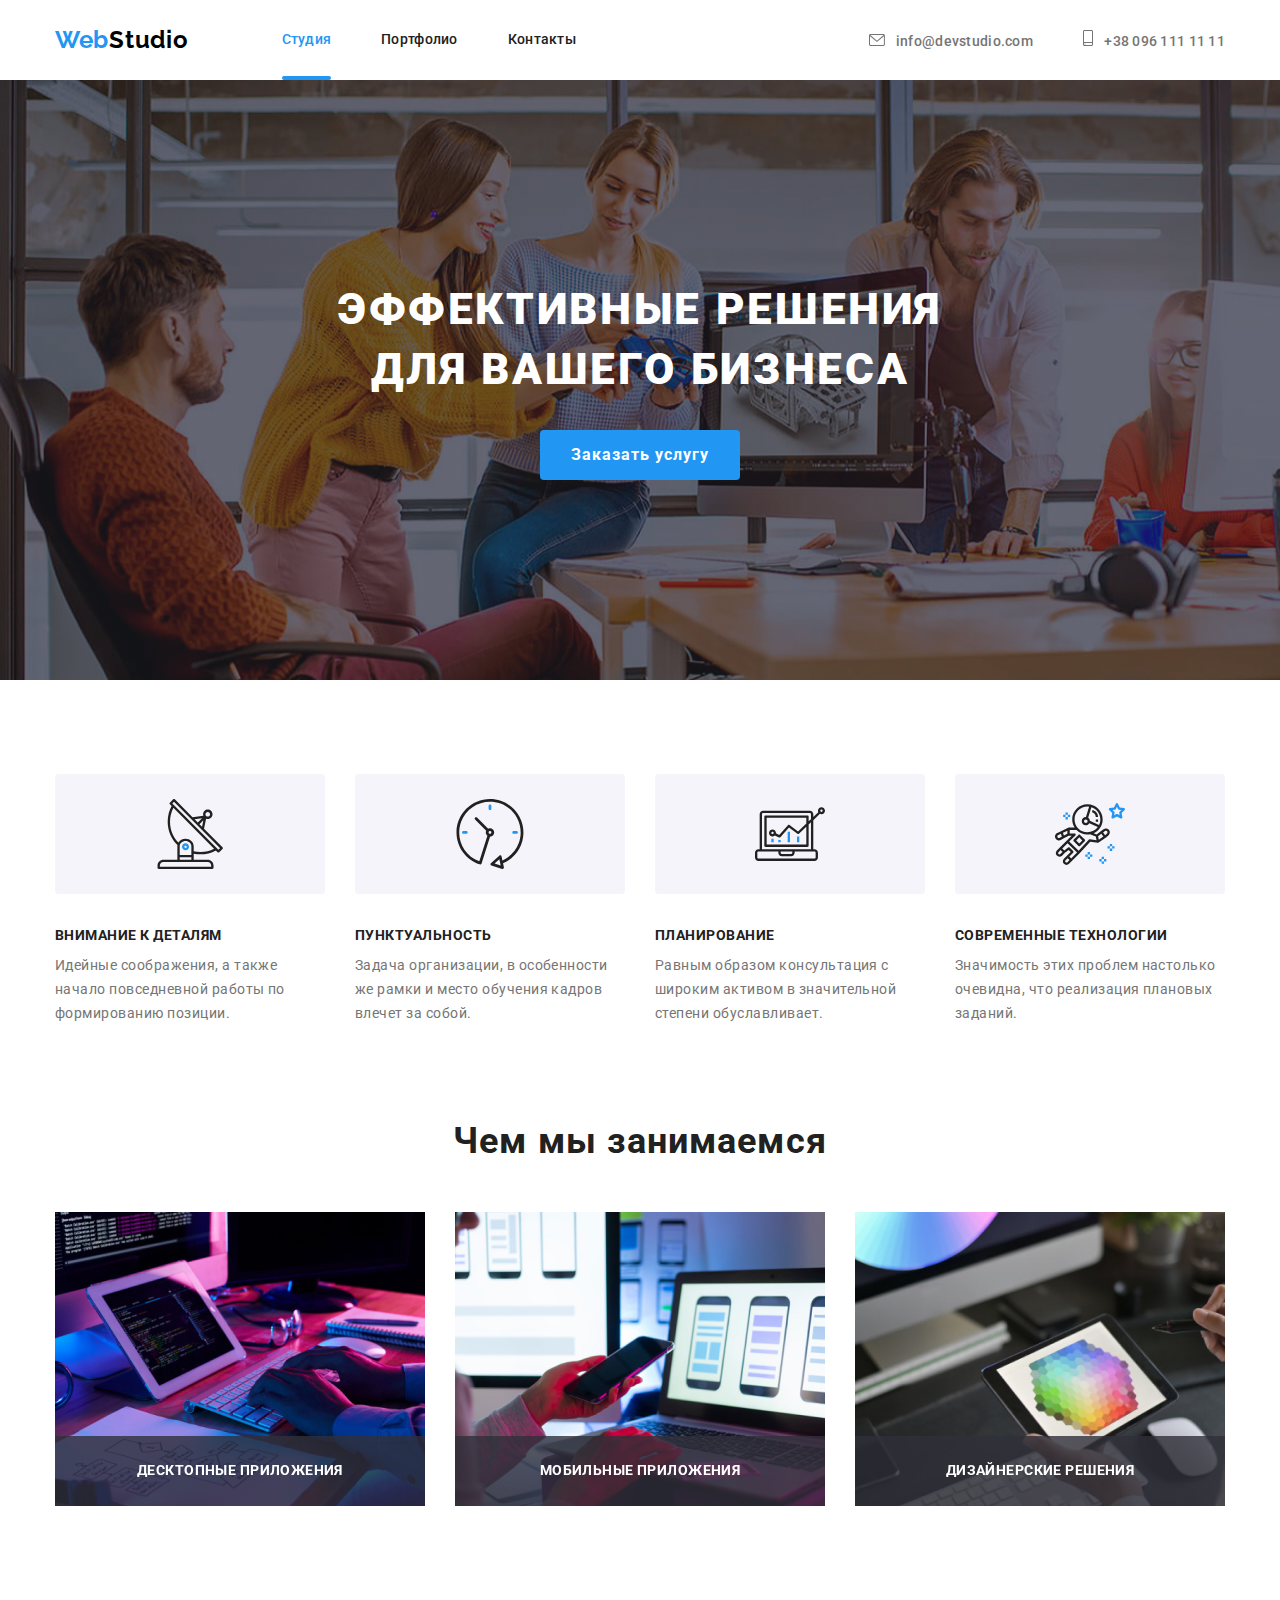
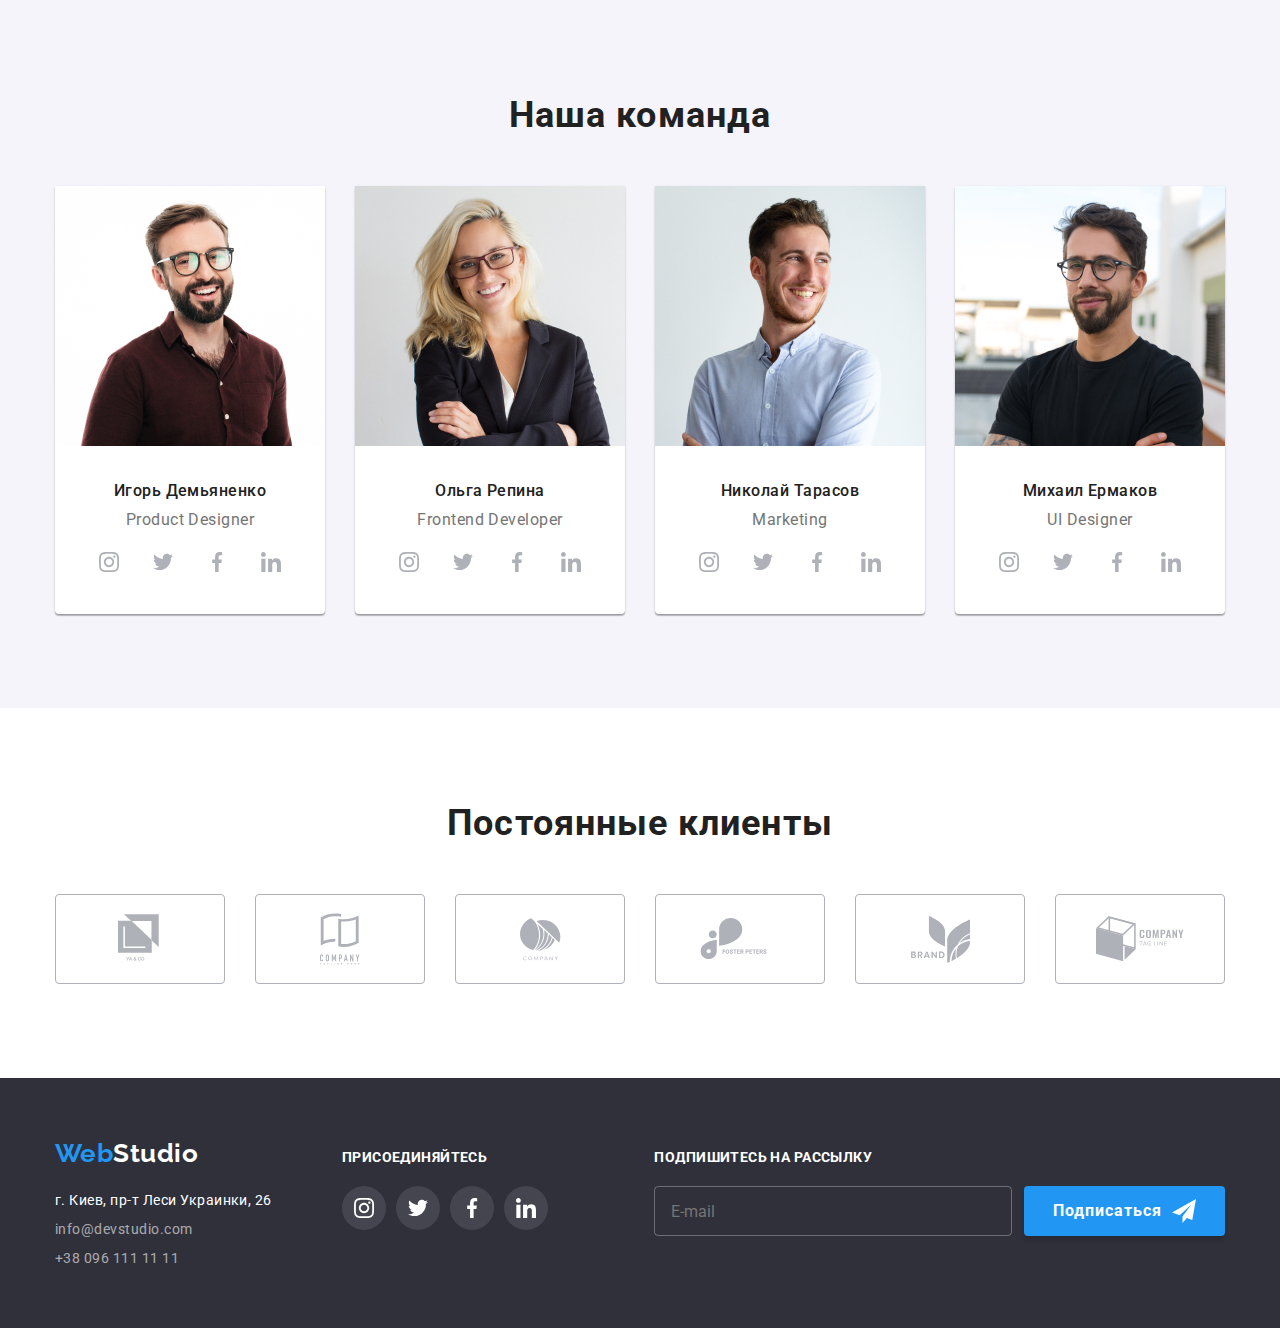
<file: index.html>
<!DOCTYPE html>
<html lang="ru">
  <head>
    <meta charset="UTF-8" />
    <meta name="viewport" content="width=device-width, initial-scale=1.0" />
    <title>Главная</title>
    
    <link rel="preconnect" href="https://fonts.gstatic.com" />
    <link
      href="https://fonts.googleapis.com/css2?family=Raleway:wght@700&family=Roboto:wght@400;500;700;900&display=swap"
      rel="stylesheet"
    />
    <link rel="stylesheet" href="./css/main.min.css" />
  </head>
  <body>
    <!-- шапка с навигацией -->

    <header class="header">
      <div class="container header-container">
        <nav class="navigation">
          <a href="./index.html" class="navigation-logo"
            >Web<span class="navigation-text">Studio</span></a
          >
          <ul class="navigation-list">
            <li class="navigation-item">
              <a href="./index.html" class="header-link navigation-current">Студия</a>
            </li>
            <li class="navigation-item">
              <a href="./portfolio.html" class="header-link">Портфолио</a>
            </li>
            <li class="navigation-item"><a href="#" class="header-link">Контакты</a></li>
          </ul>
        </nav>

        <ul class="contacts">
          <li class="contacts-item">
            <a
              href="mailto:info@devstudio.com"
              class="contacts-link mail"
            >
              <svg class="contacts-icon" width="16" height="12">
                <use href="./images/icons/symbol-defs.svg#mail"></use>
              </svg>
              info@devstudio.com</a
            >
          </li>
          <li class="contacts-item">
            <a href="tel:+380961111111" class="contacts-link tel">
              <svg class="contacts-icon" width="10" height="16">
                <use href="./images/icons/symbol-defs.svg#smartphone"></use>
              </svg>
              +38 096 111 11 11</a
            >
          </li>
        </ul>
        <button class="header-menu" data-menu-open>&#9776</button>
        <div class="backdrop is-hidden" data-menu>
          <div class="header-modal">
            <button class="menu-close" data-menu-close>&#10006</button>
            <ul class="mobile-list">
            <li class="mobile-item">
              <a href="./index.html" 
              class="mobile-link mobile-current">Студия</a>
            </li>
            <li class="mobile-item">
              <a href="./portfolio.html" 
              class="mobile-link">Портфолио</a>
            </li>
            <li class="mobile-item"><a href="#" 
              class="mobile-link">Контакты</a></li>
          </ul>
          <ul class="mobile-contacts">
            <li class="item-mobile">
            <a href="tel:+380961111111" class="link-mobile-tel">
              +38 096 111 11 11</a>
          </li>
          <li class="item-mobile">
            <a
              href="mailto:info@devstudio.com"
              class="link-mobile"
            >
              info@devstudio.com</a>
          </li>
        </ul>
        <ul class="mobile-social">
            <li class="mobile-social-item">
                <a class="mobile-social-link" 
                href="www.instagram.com" 
                aria-label="Instagram">Instagram</a>
            </li>
            <li class="mobile-social-item">
                <a class="mobile-social-link" 
                href="www.twitter.com" 
                aria-label="Twitter">Twitter</a>
            </li>
            <li class="mobile-social-item">
                <a class="mobile-social-link" 
                href="www.facebook.com" 
                aria-label="Facebook">Facebook</a>
            </li>
            <li class="mobile-social-item">
                <a class="mobile-social-link" 
                href="www.linkedin.com" 
                aria-label="linkedin">LinkedIn</a>
            </li>
        </ul>
          </div>
        </div>
      </div>
    </header>

    <main>
      <!--раздел-герой-->
      <section class="hero">
        <div class="hero-bg-img">
          <div class="hero-container">
            <h1 class="hero-title">Эффективные решения для вашего бизнеса</h1>
            <button type="button" class="hero-button" data-modal-open>
              Заказать услугу
            </button>
          </div>
        </div>
        <div class="backdrop is-hidden" data-modal>
          <div class="modal">
            <button class="modal-close" data-modal-close>&#10006</button>
            <h2 class="modal-title">Оставьте свои данные, мы вам перезвоним</h2>
            <form class="modal-form">
              <ul class="list">
                <li class="item">
                  <label for="usarname"
                    ><span class="form-name">Имя</span>
                  <div class="icon-position">
                    <input class="modal-input"
                      type="text"
                      name="username"
                      autocomplete="off"
                      id="usarname"
                    />
                    <svg class="modal-icon" width="18" height="18">
                      <use href="./images/icons/symbol-defs.svg#person-black">
                      </use></svg>
                    </label>
                  </div>
                </li>
                <li class="item">
                  <label for="telephone"
                    ><span class="form-name">Телефон</span>
                  <div class="icon-position">
                    <input class="modal-input"
                      type="tel"
                      name="tel"
                      autocomplete="off"
                      id="telephone"
                    />
                    <svg class="modal-icon" width="18" height="18">
                      <use href="./images/icons/symbol-defs.svg#phone-black">
                      </use></svg>
                    </label>
                  </div>
                </li>
                <li class="item">
                  <label for="email"
                    ><span class="form-name">Почта</span>
                  <div class="icon-position">
                    <input class="modal-input" type="email" name="email" id="email" />
                    <svg class="modal-icon" width="18" height="18">
                      <use href="./images/icons/symbol-defs.svg#email-black ">
                      </use></svg>
                    </label>
                  </div>
                </li>
                <li class="item">
                  <label><span class="form-name">Комментарий</span>
                  <div class="icon-position">
                    <textarea class="modal-input textarea"
                      name="coment"
                      rows="5"
                      placeholder="Введите текст"
                    ></textarea>
                    </label>
                  </div>
                </li>
              </ul>
              <div class="checkbox-btn">
              <label for="conditions">
                <input class="checkbox visually-hidden" type="checkbox" name="conditions" id="conditions" >
                <span class="form-name ghost-icon">Соглашаюсь с рассылкой и принимаю
                  <a class="modal-link" href="/">Условия договора</a>
                </span>
              </label>
              <button class="modal-button" type="submit"><span class="modal-button-text">Отправить</span></button>
              </div>
            </form>
          </div>
        </div>
      </section>

      <!--особенности-->
      <section class="features">
        <div class="container">
          <h2 class="section-title visually-hidden">Особенности</h2>
          <ul class="features-list">
            <li class="features-item antena">
              <h3 class="features-title">Внимание к деталям</h3>
              <p class="features-text">
                Идейные соображения, а также начало повседневной работы по
                формированию позиции.
              </p>
            </li>
            <li class="features-item clock">
              <h3 class="features-title">Пунктуальность</h3>
              <p class="features-text">
                Задача организации, в особенности же рамки и место обучения
                кадров влечет за собой.
              </p>
            </li>
            <li class="features-item diagram">
              <h3 class="features-title">Планирование</h3>
              <p class="features-text">
                Равным образом консультация с широким активом в значительной
                степени обуславливает.
              </p>
            </li>
            <li class="features-item astronaut">
              <h3 class="features-title">Современные технологии</h3>
              <p class="features-text">
                Значимость этих проблем настолько очевидна, что реализация
                плановых заданий.
              </p>
            </li>
          </ul>
        </div>
      </section>

      <!--чем-мы-занимаемся-->
      <section class="occupation">
        <div class="container">
          <h2 class="section-title">Чем мы занимаемся</h2>
          <ul class="occupation-list">
            <li class="occupation-item">
              <img
                src="./images/what-we-do/box_1.jpg"
                alt="програмист работает за рабочим столом, крупный план"
                width="370"
              />
              <div class="occupation-overlay">
                <p class="occupation-text">Десктопные приложения</p>
              </div>
            </li>
            <li class="occupation-item">
              <img
                src="./images/what-we-do/box_2.jpg"
                alt="веб дизайнер разрабатывает интерфейс программы для мобильного приложения"
                width="370"
              />
              <div class="occupation-overlay">
                <p class="occupation-text">Мобильные приложения</p>
              </div>
            </li>
            <li class="occupation-item">
              <img
                src="./images/what-we-do/box_3.jpg"
                alt="веб дизайнер выбирает цвет на графическом планшете"
                width="370"
              />
              <div class="occupation-overlay">
                <p class="occupation-text">Дизайнерские решения</p>
              </div>
            </li>
          </ul>
        </div>
      </section>

      <!--наша-команда-->
      <section class="team">
        <div class="container">
          <h2 class="section-title team-main-title">Наша команда</h2>
          <ul class="team-list">
            <li class="team-item">
              <picture>
                <source srcset="./images/our-team/igor-450-x1.jpg, ./images/our-team/igor-450-x2.jpg 2x"
                media="(max-width: 767px)"/>
                <source srcset="./images/our-team/igor-354-x1.jpg, ./images/our-team/igor-354-x2.jpg 2x"
                media="(min-width: 768px) and (max-width: 1199px)"/>
                <source srcset="./images/our-team/igor-270-x1.jpg, ./images/our-team/igor-270-x2.jpg 2x"
                media="(min-width: 1200px)"/>
              <img
                src="./images/our-team/igor-450-x1.jpg"
                alt="белый улыбающийся мужчина в очках, брюнет тридцати лет с бородой"
              />
              </picture>
              <h3 class="team-title">Игорь Демьяненко</h3>
              <p class="team-position">Product Designer</p>
              <ul class="social">
                <li class="social-item">
                  <a
                    class="social-link"
                    aria-label="instagram"
                    href="https://www.instagram.com/sviatoslav.vakarchuk/?hl=uk"
                  >
                    <svg class="social-icon" width="20" height="20">
                      <use
                        href="./images/icons/symbol-defs.svg#instagram"
                      ></use>
                    </svg>
                  </a>
                </li>
                <li class="social-item">
                  <a
                    class="social-link"
                    aria-label="twitter"
                    href="https://twitter.com/s_vakarchuk?ref_src=twsrc%5Egoogle%7Ctwcamp%5Eserp%7Ctwgr%5Eauthor"
                  >
                    <svg class="social-icon" width="20" height="20">
                      <use href="./images/icons/symbol-defs.svg#twitter"></use>
                    </svg>
                  </a>
                </li>
                <li class="social-item">
                  <a
                    class="social-link"
                    aria-label="facebook"
                    href="https://www.facebook.com/sviatoslav.vakarchuk/"
                  >
                    <svg class="social-icon" width="20" height="20">
                      <use href="./images/icons/symbol-defs.svg#facebook"></use>
                    </svg>
                  </a>
                </li>
                <li class="social-item">
                  <a
                    class="social-link"
                    aria-label="linkedin"
                    href="https://ua.linkedin.com/"
                  >
                    <svg class="social-icon" width="20" height="20">
                      <use href="./images/icons/symbol-defs.svg#linkedin"></use>
                    </svg>
                  </a>
                </li>
              </ul>
            </li>
            <li class="team-item">
               <picture>
                <source srcset="./images/our-team/olga-450-x1.jpg, ./images/our-team/olga-450-x2.jpg 2x"
                media="(max-width: 767px)"/>
                <source srcset="./images/our-team/olga-354-x1.jpg, ./images/our-team/olga-354-x2.jpg 2x"
                media="(min-width: 768px) and (max-width: 1199px)"/>
                <source srcset="./images/our-team/olga-270-x1.jpg, ./images/our-team/olga-270-x2.jpg 2x"
                media="(min-width: 1200px)"/>
              <img
                src="./images/our-team/olga-450-x1.jpg"
                alt="белая улыбающаяся женщина в очках, блондинка тридцати лет"
                
              />
              </picture>
              <h3 class="team-title">Ольга Репина</h3>
              <p class="team-position">Frontend Developer</p>
              <ul class="social">
                <li class="social-item">
                  <a
                    class="social-link"
                    aria-label="instagram"
                    href="https://www.instagram.com/sviatoslav.vakarchuk/?hl=uk"
                  >
                    <svg class="social-icon" width="20" height="20">
                      <use
                        href="./images/icons/symbol-defs.svg#instagram"
                      ></use>
                    </svg>
                  </a>
                </li>
                <li class="social-item">
                  <a
                    class="social-link"
                    aria-label="twitter"
                    href="https://twitter.com/s_vakarchuk?ref_src=twsrc%5Egoogle%7Ctwcamp%5Eserp%7Ctwgr%5Eauthor"
                  >
                    <svg class="social-icon" width="20" height="20">
                      <use href="./images/icons/symbol-defs.svg#twitter"></use>
                    </svg>
                  </a>
                </li>
                <li class="social-item">
                  <a
                    class="social-link"
                    aria-label="facebook"
                    href="https://www.facebook.com/sviatoslav.vakarchuk/"
                  >
                    <svg class="social-icon" width="20" height="20">
                      <use href="./images/icons/symbol-defs.svg#facebook"></use>
                    </svg>
                  </a>
                </li>
                <li class="social-item">
                  <a
                    class="social-link"
                    aria-label="linkedin"
                    href="https://ua.linkedin.com/"
                  >
                    <svg class="social-icon" width="20" height="20">
                      <use href="./images/icons/symbol-defs.svg#linkedin"></use>
                    </svg>
                  </a>
                </li>
              </ul>
            </li>
            <li class="team-item">
               <picture>
                <source srcset="./images/our-team/nick-450-x1.jpg, ./images/our-team/nick-450-x2.jpg 2x"
                media="(max-width: 767px)"/>
                <source srcset="./images/our-team/nick-354-x1.jpg, ./images/our-team/nick-354-x2.jpg 2x"
                media="(min-width: 768px) and (max-width: 1199px)"/>
                <source srcset="./images/our-team/nick-270-x1.jpg, ./images/our-team/nick-270-x2.jpg 2x"
                media="(min-width: 1200px)"/>
              <img
                src="./images/our-team/nick-450-x1.jpg"
                alt="белый улыбающийся мужчинах, брюнет тридцати лет с бородой"
               
              />
              </picture>
              <h3 class="team-title">Николай Тарасов</h3>
              <p class="team-position">Marketing</p>
              <ul class="social">
                <li class="social-item">
                  <a
                    class="social-link"
                    aria-label="instagram"
                    href="https://www.instagram.com/sviatoslav.vakarchuk/?hl=uk"
                  >
                    <svg class="social-icon" width="20" height="20">
                      <use
                        href="./images/icons/symbol-defs.svg#instagram"
                      ></use>
                    </svg>
                  </a>
                </li>
                <li class="social-item">
                  <a
                    class="social-link"
                    aria-label="twitter"
                    href="https://twitter.com/s_vakarchuk?ref_src=twsrc%5Egoogle%7Ctwcamp%5Eserp%7Ctwgr%5Eauthor"
                  >
                    <svg class="social-icon" width="20" height="20">
                      <use href="./images/icons/symbol-defs.svg#twitter"></use>
                    </svg>
                  </a>
                </li>
                <li class="social-item">
                  <a
                    class="social-link"
                    aria-label="facebook"
                    href="https://www.facebook.com/sviatoslav.vakarchuk/"
                  >
                    <svg class="social-icon" width="20" height="20">
                      <use href="./images/icons/symbol-defs.svg#facebook"></use>
                    </svg>
                  </a>
                </li>
                <li class="social-item">
                  <a
                    class="social-link"
                    aria-label="linkedin"
                    href="https://ua.linkedin.com/"
                  >
                    <svg class="social-icon" width="20" height="20">
                      <use href="./images/icons/symbol-defs.svg#linkedin"></use>
                    </svg>
                  </a>
                </li>
              </ul>
            </li>
            <li class="team-item">
              <picture>
                <source srcset="./images/our-team/mike-450-x1.jpg, ./images/our-team/mike-450-x2.jpg 2x"
                media="(max-width: 767px)"/>
                <source srcset="./images/our-team/mike-354-x1.jpg, ./images/our-team/mike-354-x2.jpg 2x"
                media="(min-width: 768px) and (max-width: 1199px)"/>
                <source srcset="./images/our-team/mike-270-x1.jpg, ./images/our-team/mike-270-x2.jpg 2x"
                media="(min-width: 1200px)"/>
              <img
                src="./images/our-team/mike-450-x1.jpg"
                alt="белый мужчина в очках, брюнет тридцати лет с бородой"
                
              />
              </picture>
              <h3 class="team-title">Михаил Ермаков</h3>
              <p class="team-position">UI Designer</p>
              <ul class="social">
                <li class="social-item">
                  <a
                    class="social-link"
                    aria-label="instagram"
                    href="https://www.instagram.com/sviatoslav.vakarchuk/?hl=uk"
                  >
                    <svg class="social-icon" width="20" height="20">
                      <use
                        href="./images/icons/symbol-defs.svg#instagram"
                      ></use>
                    </svg>
                  </a>
                </li>
                <li class="social-item">
                  <a
                    class="social-link"
                    aria-label="twitter"
                    href="https://twitter.com/s_vakarchuk?ref_src=twsrc%5Egoogle%7Ctwcamp%5Eserp%7Ctwgr%5Eauthor"
                  >
                    <svg class="social-icon" width="20" height="20">
                      <use href="./images/icons/symbol-defs.svg#twitter"></use>
                    </svg>
                  </a>
                </li>
                <li class="social-item">
                  <a
                    class="social-link"
                    aria-label="facebook"
                    href="https://www.facebook.com/sviatoslav.vakarchuk/"
                  >
                    <svg class="social-icon" width="20" height="20">
                      <use href="./images/icons/symbol-defs.svg#facebook"></use>
                    </svg>
                  </a>
                </li>
                <li class="social-item">
                  <a
                    class="social-link"
                    aria-label="linkedin"
                    href="https://ua.linkedin.com/"
                  >
                    <svg class="social-icon" width="20" height="20">
                      <use href="./images/icons/symbol-defs.svg#linkedin"></use>
                    </svg>
                  </a>
                </li>
              </ul>
            </li>
          </ul>
        </div>
      </section>

      <!-- постоянные клиенты -->
      <section class="clients">
        <div class="container">
          <h2 class="section-title clients-title">Постоянные клиенты</h2>
          <ul class="clients-list">
            <li class="clients-item">
              <a class="clients-link" href="/">
                <svg class="clients-icon" width="45" height="50">
                  <use href="./images/icons/symbol-defs.svg#logo1"></use>
                </svg>
              </a>
            </li>
            <li class="clients-item">
              <a class="clients-link" href="/">
                <svg class="clients-icon" width="40" height="52">
                  <use href="./images/icons/symbol-defs.svg#logo2"></use>
                </svg>
              </a>
            </li>
            <li class="clients-item">
              <a class="clients-link" href="/">
                <svg class="clients-icon" width="41" height="43">
                  <use href="./images/icons/symbol-defs.svg#logo3"></use>
                </svg>
              </a>
            </li>
            <li class="clients-item">
              <a class="clients-link" href="/">
                <svg class="clients-icon" width="80" height="42">
                  <use href="./images/icons/symbol-defs.svg#logo4"></use>
                </svg>
              </a>
            </li>
            <li class="clients-item">
              <a class="clients-link" href="/">
                <svg class="clients-icon" width="59" height="47">
                  <use href="./images/icons/symbol-defs.svg#logo5"></use>
                </svg>
              </a>
            </li>
            <li class="clients-item">
              <a class="clients-link" href="/">
                <svg class="clients-icon" width="88" height="46">
                  <use href="./images/icons/symbol-defs.svg#logo6"></use>
                </svg>
              </a>
            </li>
          </ul>
        </div>
      </section>
    </main>

    <!--подвал-->
    <footer class="footer">
      <div class="container footer-container">
        <div class="tablet-position">
        <div class="adress-box">
          <a href="./index.html" class="footer-logo"
            >Web<span class="f-studio">Studio</span></a
          >
          <address class="adress">
            <span class="adress-item">г. Киев, пр-т Леси Украинки, 26</span>
            <a class="adress-item adress-link" href="mailto:info@devstudio.com"
              >info@devstudio.com</a
            >
            <a class="adress-item adress-link" href="tel:+380961111111">+38 096 111 11 11</a>
          </address>
        </div>
        <div class="links">
          <p class="links-text">присоединяйтесь</p>
          <ul class="links-list">
            <li class="links-item">
              <a
                class="links-link"
                aria-label="instagram"
                href="https://www.instagram.com/sviatoslav.vakarchuk/?hl=uk"
              >
                <svg class="links-icon" width="20" height="20">
                  <use href="./images/icons/symbol-defs.svg#instagram"></use>
                </svg>
              </a>
            </li>
            <li class="links-item">
              <a
                class="links-link"
                aria-label="twitter"
                href="https://twitter.com/s_vakarchuk?ref_src=twsrc%5Egoogle%7Ctwcamp%5Eserp%7Ctwgr%5Eauthor"
              >
                <svg class="links-icon" width="20" height="20">
                  <use href="./images/icons/symbol-defs.svg#twitter"></use>
                </svg>
              </a>
            </li>
            <li class="links-item">
              <a
                class="links-link"
                aria-label="facebook"
                href="https://www.facebook.com/sviatoslav.vakarchuk/"
              >
                <svg class="links-icon" width="20" height="20">
                  <use href="./images/icons/symbol-defs.svg#facebook"></use>
                </svg>
              </a>
            </li>
            <li class="links-item">
              <a
                class="links-link"
                aria-label="linkedin"
                href="https://ua.linkedin.com/"
              >
                <svg class="links-icon" width="20" height="20">
                  <use href="./images/icons/symbol-defs.svg#linkedin"></use>
                </svg>
              </a>
            </li>
          </ul>
        </div>
        </div>
        <div class="spam">
          <div class="spam-position">
            <label class="spam-label" for="f-email">
            <span class="spam-text">Подпишитесь на рассылку</span>
            <input class="spam-input" type="email" name="email" id="f-email" placeholder="E-mail">
          </label></div>
          <div class="spam-container">
            <button class="spam-button"><span class="text">Подписаться</span>
            <svg class="spam-icon" width="24" height="24">
            <use href="./images/icons/symbol-defs.svg#icon-send"></use></svg>
          </button>
          </div>
          
        </div>
      </div>
    </footer>
    <script src="./js/modal.js"></script>
    <script src="./js/menu.js"></script>
  </body>
</html>
</file>
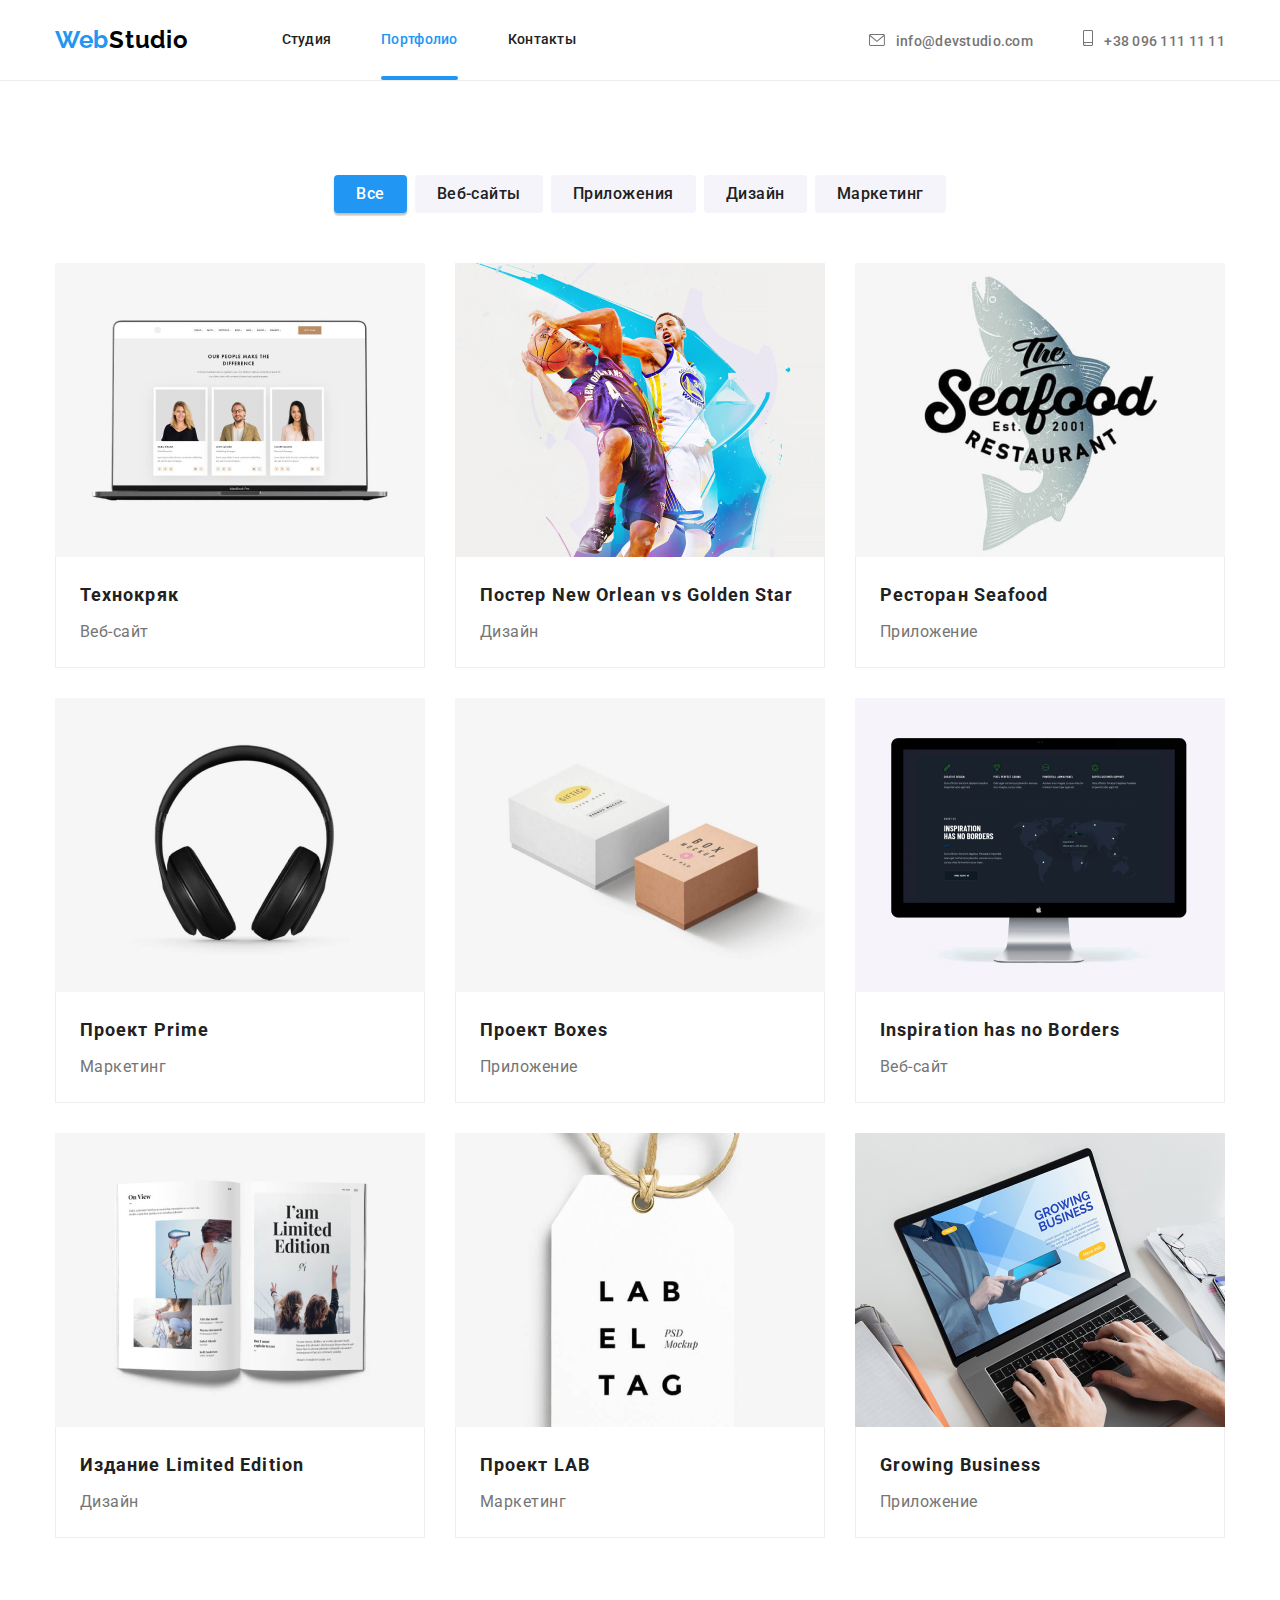
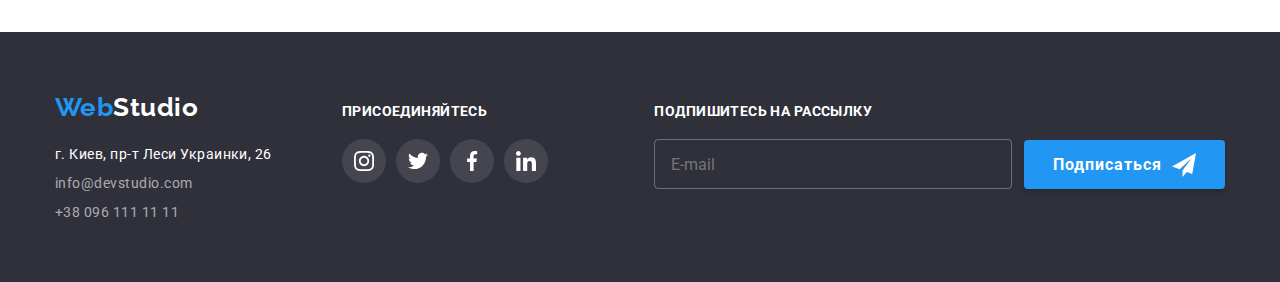
<file: portfolio.html>
<!DOCTYPE html>
<html lang="ru">
  <head>
    <meta charset="UTF-8" />
    <meta name="viewport" content="width=device-width, initial-scale=1.0" />
    <title>Портфолио</title>

    <link rel="preconnect" href="https://fonts.gstatic.com" />
    <link
      href="https://fonts.googleapis.com/css2?family=Raleway:wght@700&family=Roboto:wght@400;500;700;900&display=swap"
      rel="stylesheet"
    />
    <link rel="stylesheet" href="./css/main.min.css" />
  </head>
  <body>
    <!-- шапка с навигацией -->
    <header class="header header-line">
      <div class="container header-container">
        <nav class="navigation">
          <a href="./index.html" class="navigation-logo"
            >Web<span class="navigation-text">Studio</span></a
          >
          <ul class="navigation-list">
            <li class="navigation-item">
              <a href="./index.html" class="header-link">Студия</a>
            </li>
            <li class="navigation-item">
              <a href="./portfolio.html" class="header-link navigation-current"
                >Портфолио</a
              >
            </li>
            <li class="navigation-item">
              <a href="#" class="header-link">Контакты</a>
            </li>
          </ul>
        </nav>

        <ul class="contacts">
          <li class="contacts-item">
            <a href="mailto:info@devstudio.com" class="contacts-link mail">
              <svg class="contacts-icon" width="16" height="12">
                <use href="./images/icons/symbol-defs.svg#mail"></use>
              </svg>
              info@devstudio.com</a
            >
          </li>
          <li class="contacts-item">
            <a href="tel:+380961111111" class="contacts-link tel">
              <svg class="contacts-icon" width="10" height="16">
                <use href="./images/icons/symbol-defs.svg#smartphone"></use>
              </svg>
              +38 096 111 11 11</a
            >
          </li>
        </ul>
        
         <button class="header-menu" data-menu-open>&#9776</button>
        <div class="backdrop is-hidden" data-menu>
          <div class="header-modal">
            <button class="menu-close" data-menu-close>&#10006</button>
            <ul class="mobile-list">
            <li class="mobile-item">
              <a href="./index.html" 
              class="mobile-link">Студия</a>
            </li>
            <li class="mobile-item">
              <a href="./portfolio.html" 
              class="mobile-link mobile-current">Портфолио</a>
            </li>
            <li class="mobile-item"><a href="#" 
              class="mobile-link">Контакты</a></li>
          </ul>
          <ul class="mobile-contacts">
            <li class="item-mobile">
            <a href="tel:+380961111111" class="link-mobile-tel">
              +38 096 111 11 11</a>
          </li>
          <li class="item-mobile">
            <a
              href="mailto:info@devstudio.com"
              class="link-mobile"
            >
              info@devstudio.com</a>
          </li>
        </ul>
        <ul class="mobile-social">
            <li class="mobile-social-item">
                <a class="mobile-social-link" 
                href="www.instagram.com" 
                aria-label="Instagram">Instagram</a>
            </li>
            <li class="mobile-social-item">
                <a class="mobile-social-link" 
                href="www.twitter.com" 
                aria-label="Twitter">Twitter</a>
            </li>
            <li class="mobile-social-item">
                <a class="mobile-social-link" 
                href="www.facebook.com" 
                aria-label="Facebook">Facebook</a>
            </li>
            <li class="mobile-social-item">
                <a class="mobile-social-link" 
                href="www.linkedin.com" 
                aria-label="linkedin">LinkedIn</a>
            </li>
        </ul>
          </div>
        </div>
      </div>
    </header>

    <main>
      <section class="section portfolio">
        <div class="container">
          <h1 class="section-title visually-hidden">Портфолио</h1>
          <!-- кнопки фильтра -->

          <ul class="filter">
            <li class="filter-item">
              <button type="button" class="filter-button current">Все</button>
            </li>
            <li class="filter-item">
              <button type="button" class="filter-button">Веб-сайты</button>
            </li>
            <li class="filter-item">
              <button type="button" class="filter-button">Приложения</button>
            </li>
            <li class="filter-item">
              <button type="button" class="filter-button">Дизайн</button>
            </li>
            <li class="filter-item">
              <button type="button" class="filter-button">Маркетинг</button>
            </li>
          </ul>

          <!-- ссылки на работы -->
          <h2 class="section-title visually-hidden">Примеры работ</h2>
          <ul class="portfolio-list">
            <li class="portfolio-item">
              <a class="portfolio-link" href="#"
                ><div class="portfolio-image">
                  <picture>
                    <source srcset="./images/prtf/mob-portfolio/img.jpg, ./images/prtf/mob-portfolio/img@2x.jpg 2x"
                    media="(max-width:767px)"/>
                    <source srcset="./images/prtf/tab-portfolio/t_img.jpg, ./images/prtf/tab-portfolio/t_img@2x.jpg 2x"
                    media="(min-width:768px) and (max-width:1199px)"/>
                    <source srcset="./images/prtf/dsktp-portfolio/img.jpg, ./images/prtf/dsktp-portfolio/img@2x.jpg 2x"
                    media="(min-width:1200px)"/>
                  <img
                    src="./images/prtf/mob-portfolio/img.jpg"
                    alt="Ноутбук с фотографиями людей"
                  />
                  </picture>
                  <div class="portfolio-overlay">
                    <p class="portfolio-text">
                      Технокряк это современная площадка распространения
                      коронавируса. Компании используют эту платформу для
                      цифрового шпионажа и атак на защищённые сервера
                      конкурентов.
                    </p>
                  </div>
                </div>
                <div class="portfolio-description">
                  <h3 class="portfolio-title">Технокряк</h3>
                  <p class="portfolio-index">Веб-сайт</p>
                </div></a
              >
            </li>
            <li class="portfolio-item">
              <a class="portfolio-link" href="#"
                ><div class="portfolio-image">
                  <picture>
                    <source srcset="./images/prtf/mob-portfolio/img-1.jpg, ./images/prtf/mob-portfolio/img@2x-1.jpg 2x"
                    media="(max-width:767px)"/>
                    <source srcset="./images/prtf/tab-portfolio/t_img-1.jpg, ./images/prtf/tab-portfolio/t_img@2x-1.jpg 2x"
                    media="(min-width:768px) and (max-width:1199px)"/>
                    <source srcset="./images/prtf/dsktp-portfolio/img-1.jpg, ./images/prtf/dsktp-portfolio/img@2x-1.jpg 2x"
                    media="(min-width:1200px)"/>
                  <img
                    src="./images/prtf/mob-portfolio/img-1.jpg"
                    alt="Два баскетболиста борются за мяч"
                  /></picture>
                  <div class="portfolio-overlay">
                    <p class="portfolio-text">
                      Lorem ipsum dolor sit amet consectetur adipisicing elit.
                      Facilis officia tempora molestias commodi corporis. Sequi
                      laudantium amet deserunt at ipsa atque accusamus enim eos
                      ullam animi, consequatur tenetur perspiciatis
                      necessitatibus!
                    </p>
                  </div>
                </div>
                <div class="portfolio-description">
                  <h3 class="portfolio-title">
                    Постер New Orlean vs Golden Star
                  </h3>
                  <p class="portfolio-index">Дизайн</p>
                </div></a
              >
            </li>
            <li class="portfolio-item">
              <a class="portfolio-link" href="#"
                ><div class="portfolio-image">
                  <picture>
                    <source srcset="./images/prtf/mob-portfolio/img-2.jpg, ./images/prtf/mob-portfolio/img@2x-2.jpg 2x"
                    media="(max-width:767px)"/>
                    <source srcset="./images/prtf/tab-portfolio/t_img-2.jpg, ./images/prtf/tab-portfolio/t_img@2x-2.jpg 2x"
                    media="(min-width:768px) and (max-width:1199px)"/>
                    <source srcset="./images/prtf/dsktp-portfolio/img-2.jpg, ./images/prtf/dsktp-portfolio/img@2x-2.jpg 2x"
                    media="(min-width:1200px)"/>
                  <img
                    src="./images/prtf/mob-portfolio/img-2.jpg"
                    alt="Текст на фоне трафарета рыбы"
                  /></picture>
                  <div class="portfolio-overlay">
                    <p class="portfolio-text">
                      Lorem ipsum dolor sit amet consectetur, adipisicing elit.
                      Inventore fuga accusamus eaque magnam soluta aut ducimus
                      dignissimos id blanditiis eveniet natus libero laboriosam
                      doloremque suscipit, optio vitae atque, dolorem non.
                    </p>
                  </div>
                </div>
                <div class="portfolio-description">
                  <h3 class="portfolio-title">Ресторан Seafood</h3>
                  <p class="portfolio-index">Приложение</p>
                </div></a
              >
            </li>
            <li class="portfolio-item">
              <a class="portfolio-link" href="#"
                ><div class="portfolio-image">
                  <picture>
                    <source srcset="./images/prtf/mob-portfolio/img-3.jpg, ./images/prtf/mob-portfolio/img@2x-3.jpg 2x"
                    media="(max-width:767px)"/>
                    <source srcset="./images/prtf/tab-portfolio/t_img-3.jpg, ./images/prtf/tab-portfolio/t_img@2x-3.jpg 2x"
                    media="(min-width:768px) and (max-width:1199px)"/>
                    <source srcset="./images/prtf/dsktp-portfolio/img-3.jpg, ./images/prtf/dsktp-portfolio/img@2x-3.jpg 2x"
                    media="(min-width:1200px)"/>
                  <img
                    src="./images/prtf/mob-portfolio/img-3.jpg" alt="Наушники" />
                  </picture><div class="portfolio-overlay">
                    <p class="portfolio-text">
                      Lorem ipsum dolor sit amet consectetur, adipisicing elit.
                      Inventore fuga accusamus eaque magnam soluta aut ducimus
                      dignissimos id blanditiis eveniet natus libero laboriosam
                      doloremque suscipit, optio vitae atque, dolorem non.
                    </p>
                  </div>
                </div>
                <div class="portfolio-description">
                  <h3 class="portfolio-title">Проект Prime</h3>
                  <p class="portfolio-index">Маркетинг</p>
                </div></a
              >
            </li>
            <li class="portfolio-item">
              <a class="portfolio-link" href="#"
                ><div class="portfolio-image">
                  <picture>
                    <source srcset="./images/prtf/mob-portfolio/img-4.jpg, ./images/prtf/mob-portfolio/img@2x-4.jpg 2x"
                    media="(max-width:767px)"/>
                    <source srcset="./images/prtf/tab-portfolio/t_img-4.jpg, ./images/prtf/tab-portfolio/t_img@2x-4.jpg 2x"
                    media="(min-width:768px) and (max-width:1199px)"/>
                    <source srcset="./images/prtf/dsktp-portfolio/img-4.jpg, ./images/prtf/dsktp-portfolio/img@2x-4.jpg 2x"
                    media="(min-width:1200px)"/>
                  <img
                    src="./images/prtf/mob-portfolio/img-4.jpg"
                    alt="Две картонные коробки"
                  /></picture>
                  <div class="portfolio-overlay">
                    <p class="portfolio-text">
                      Lorem ipsum dolor sit amet consectetur, adipisicing elit.
                      Inventore fuga accusamus eaque magnam soluta aut ducimus
                      dignissimos id blanditiis eveniet natus libero laboriosam
                      doloremque suscipit, optio vitae atque, dolorem non.
                    </p>
                  </div>
                </div>
                <div class="portfolio-description">
                  <h3 class="portfolio-title">Проект Boxes</h3>
                  <p class="portfolio-index">Приложение</p>
                </div></a
              >
            </li>
            <li class="portfolio-item">
              <a class="portfolio-link" href="#"
                ><div class="portfolio-image">
                  <picture>
                    <source srcset="./images/prtf/mob-portfolio/img-5.jpg, ./images/prtf/mob-portfolio/img@2x-5.jpg 2x"
                    media="(max-width:767px)"/>
                    <source srcset="./images/prtf/tab-portfolio/t_img-5.jpg, ./images/prtf/tab-portfolio/t_img@2x-5.jpg 2x"
                    media="(min-width:768px) and (max-width:1199px)"/>
                    <source srcset="./images/prtf/dsktp-portfolio/img-5.jpg, ./images/prtf/dsktp-portfolio/img@2x-5.jpg 2x"
                    media="(min-width:1200px)"/>
                  <img
                    src="./images/prtf/mob-portfolio/img-5.jpg" alt="Монитор" />
                  </picture><div class="portfolio-overlay">
                    <p class="portfolio-text">
                      Lorem ipsum dolor sit amet consectetur, adipisicing elit.
                      Inventore fuga accusamus eaque magnam soluta aut ducimus
                      dignissimos id blanditiis eveniet natus libero laboriosam
                      doloremque suscipit, optio vitae atque, dolorem non.
                    </p>
                  </div>
                </div>
                <div class="portfolio-description">
                  <h3 class="portfolio-title">Inspiration has no Borders</h3>
                  <p class="portfolio-index">Веб-сайт</p>
                </div></a
              >
            </li>
            <li class="portfolio-item">
              <a class="portfolio-link" href="#"
                ><div class="portfolio-image">
                  <picture>
                    <source srcset="./images/prtf/mob-portfolio/img-6.jpg, ./images/prtf/mob-portfolio/img@2x-6.jpg 2x"
                    media="(max-width:767px)"/>
                    <source srcset="./images/prtf/tab-portfolio/t_img-6.jpg, ./images/prtf/tab-portfolio/t_img@2x-6.jpg 2x"
                    media="(min-width:768px) and (max-width:1199px)"/>
                    <source srcset="./images/prtf/dsktp-portfolio/img-6.jpg, ./images/prtf/dsktp-portfolio/img@2x-6.jpg 2x"
                    media="(min-width:1200px)"/>
                  <img
                    src="./images/prtf/mob-portfolio/img-6.jpg" alt="Розкрытый журнал" />
                  </picture><div class="portfolio-overlay">
                    <p class="portfolio-text">
                      Lorem ipsum dolor sit amet consectetur, adipisicing elit.
                      Inventore fuga accusamus eaque magnam soluta aut ducimus
                      dignissimos id blanditiis eveniet natus libero laboriosam
                      doloremque suscipit, optio vitae atque, dolorem non.
                    </p>
                  </div>
                </div>
                <div class="portfolio-description">
                  <h3 class="portfolio-title">Издание Limited Edition</h3>
                  <p class="portfolio-index">Дизайн</p>
                </div></a
              >
            </li>
            <li class="portfolio-item">
              <a class="portfolio-link" href="#"
                ><div class="portfolio-image">
                  <picture>
                    <source srcset="./images/prtf/mob-portfolio/img-7.jpg, ./images/prtf/mob-portfolio/img@2x-7.jpg 2x"
                    media="(max-width:767px)"/>
                    <source srcset="./images/prtf/tab-portfolio/t_img-7.jpg, ./images/prtf/tab-portfolio/t_img@2x-7.jpg 2x"
                    media="(min-width:768px) and (max-width:1199px)"/>
                    <source srcset="./images/prtf/dsktp-portfolio/img-7.jpg, ./images/prtf/dsktp-portfolio/img@2x-7.jpg 2x"
                    media="(min-width:1200px)"/>
                  <img
                    src="./images/prtf/mob-portfolio/img-7.jpg" alt="Бирка одежды" />
                  </picture><div class="portfolio-overlay">
                    <p class="portfolio-text">
                      Lorem ipsum dolor sit amet consectetur, adipisicing elit.
                      Inventore fuga accusamus eaque magnam soluta aut ducimus
                      dignissimos id blanditiis eveniet natus libero laboriosam
                      doloremque suscipit, optio vitae atque, dolorem non.
                    </p>
                  </div>
                </div>
                <div class="portfolio-description">
                  <h3 class="portfolio-title">Проект LAB</h3>
                  <p class="portfolio-index">Маркетинг</p>
                </div></a
              >
            </li>
            <li class="portfolio-item">
              <a class="portfolio-link" href="#"
                ><div class="portfolio-image">
                  <picture>
                    <source srcset="./images/prtf/mob-portfolio/img-8.jpg, ./images/prtf/mob-portfolio/img@2x-8.jpg 2x"
                    media="(max-width:767px)"/>
                    <source srcset="./images/prtf/tab-portfolio/t_img-8.jpg, ./images/prtf/tab-portfolio/t_img@2x-8.jpg 2x"
                    media="(min-width:768px) and (max-width:1199px)"/>
                    <source srcset="./images/prtf/dsktp-portfolio/img-8.jpg, ./images/prtf/dsktp-portfolio/img@2x-8.jpg 2x"
                    media="(min-width:1200px)"/>
                  <img
                    src="./images/prtf/mob-portfolio/img-8.jpg"
                    alt="Человек работает за ноутбуком, круплый план"
                  /> </picture>
                  <div class="portfolio-overlay">
                    <p class="portfolio-text">
                      Lorem ipsum dolor sit amet consectetur, adipisicing elit.
                      Inventore fuga accusamus eaque magnam soluta aut ducimus
                      dignissimos id blanditiis eveniet natus libero laboriosam
                      doloremque suscipit, optio vitae atque, dolorem non.
                    </p>
                  </div>
                </div>
                <div class="portfolio-description">
                  <h3 class="portfolio-title">Growing Business</h3>
                  <p class="portfolio-index">Приложение</p>
                </div>
              </a>
            </li>
          </ul>
        </div>
      </section>
    </main>

    <!--подвал-->
    <footer class="footer">
      <div class="container footer-container">
        <div class="tablet-position">
          <div class="adress-box">
            <a href="./index.html" class="footer-logo"
              >Web<span class="f-studio">Studio</span></a
            >
            <address class="adress">
              <span class="adress-item">г. Киев, пр-т Леси Украинки, 26</span>
              <a
                class="adress-item adress-link"
                href="mailto:info@devstudio.com"
                >info@devstudio.com</a
              >
              <a class="adress-item adress-link" href="tel:+380961111111"
                >+38 096 111 11 11</a
              >
            </address>
          </div>
          <div class="links">
            <p class="links-text">присоединяйтесь</p>
            <ul class="links-list">
              <li class="links-item">
                <a
                  class="links-link"
                  aria-label="instagram"
                  href="https://www.instagram.com/sviatoslav.vakarchuk/?hl=uk"
                >
                  <svg class="links-icon" width="20" height="20">
                    <use href="./images/icons/symbol-defs.svg#instagram"></use>
                  </svg>
                </a>
              </li>
              <li class="links-item">
                <a
                  class="links-link"
                  aria-label="twitter"
                  href="https://twitter.com/s_vakarchuk?ref_src=twsrc%5Egoogle%7Ctwcamp%5Eserp%7Ctwgr%5Eauthor"
                >
                  <svg class="links-icon" width="20" height="20">
                    <use href="./images/icons/symbol-defs.svg#twitter"></use>
                  </svg>
                </a>
              </li>
              <li class="links-item">
                <a
                  class="links-link"
                  aria-label="facebook"
                  href="https://www.facebook.com/sviatoslav.vakarchuk/"
                >
                  <svg class="links-icon" width="20" height="20">
                    <use href="./images/icons/symbol-defs.svg#facebook"></use>
                  </svg>
                </a>
              </li>
              <li class="links-item">
                <a
                  class="links-link"
                  aria-label="linkedin"
                  href="https://ua.linkedin.com/"
                >
                  <svg class="links-icon" width="20" height="20">
                    <use href="./images/icons/symbol-defs.svg#linkedin"></use>
                  </svg>
                </a>
              </li>
            </ul>
          </div>
        </div>
        <div class="spam">
          <div class="spam-position">
            <label class="spam-label" for="f-email">
              <span class="spam-text">Подпишитесь на рассылку</span>
              <input
                class="spam-input"
                type="email"
                name="email"
                id="f-email"
                placeholder="E-mail"
              />
            </label>
          </div>
          <div class="spam-container">
            <button class="spam-button">
              <span class="text">Подписаться</span>
              <svg class="spam-icon" width="24" height="24">
                <use href="./images/icons/symbol-defs.svg#icon-send"></use>
              </svg>
            </button>
          </div>
        </div>
      </div>
    </footer>
    <script src="./js/menu.js"></script>
  </body>
</html>
</file>
<file: css/main.min.css>
/*! modern-normalize v1.0.0 | MIT License | https://github.com/sindresorhus/modern-normalize */*,*::before,*::after{box-sizing:border-box}:root{-moz-tab-size:4;-o-tab-size:4;tab-size:4}html{line-height:1.15;-webkit-text-size-adjust:100%}body{margin:0}body{font-family:system-ui,-apple-system,"Segoe UI",Roboto,Helvetica,Arial,sans-serif,"Apple Color Emoji","Segoe UI Emoji"}hr{height:0;color:inherit}abbr[title]{-webkit-text-decoration:underline dotted;text-decoration:underline dotted}b,strong{font-weight:bolder}code,kbd,samp,pre{font-family:ui-monospace,SFMono-Regular,Consolas,"Liberation Mono",Menlo,monospace;font-size:1em}small{font-size:80%}sub,sup{font-size:75%;line-height:0;position:relative;vertical-align:baseline}sub{bottom:-0.25em}sup{top:-0.5em}table{text-indent:0;border-color:inherit}button,input,optgroup,select,textarea{font-family:inherit;font-size:100%;line-height:1.15;margin:0}button,select{text-transform:none}button,[type=button],[type=reset],[type=submit]{-webkit-appearance:button}::-moz-focus-inner{border-style:none;padding:0}:-moz-focusring{outline:1px dotted ButtonText}:-moz-ui-invalid{box-shadow:none}legend{padding:0}progress{vertical-align:baseline}::-webkit-inner-spin-button,::-webkit-outer-spin-button{height:auto}[type=search]{-webkit-appearance:textfield;outline-offset:-2px}::-webkit-search-decoration{-webkit-appearance:none}::-webkit-file-upload-button{-webkit-appearance:button;font:inherit}summary{display:list-item}body{background-color:#fff;color:#757575;font-family:"Roboto",sans-serif;letter-spacing:.03em}ul{list-style:none;margin-top:0;margin-bottom:0;padding:0}a{text-decoration:none;outline:none}p,h3,h2,h1{margin-top:0;margin-bottom:0}img{display:block;max-width:100%;height:auto}.container{width:480px;margin:0 auto;padding-right:15px;padding-left:15px}@media(min-width: 768px){.container{width:768px}}@media(min-width: 1200px){.container{width:1200px}}.section-title{color:#212121;font-weight:700;font-size:28px;line-height:1.17;text-align:center;letter-spacing:.03em}@media(min-width: 1200px){.section-title{font-size:36px}}.header-container{display:flex;align-items:center;justify-content:space-between;padding-top:16px;padding-bottom:16px}@media(min-width: 768px){.header-container{padding-top:0px;padding-bottom:0px}}.navigation-logo{color:#2196f3;font-family:"Raleway",sans-serif;font-weight:700;font-size:24px;line-height:1.17;letter-spacing:.03em}@media(min-width: 768px){.navigation-logo{margin-right:88px}}@media(min-width: 1200px){.navigation-logo{margin-right:93px}}.navigation-text{color:#000}.navigation-list{display:none}@media(min-width: 768px){.navigation-list{display:flex}}@media(min-width: 768px){.navigation{display:flex;align-items:center}}.navigation-item:not(:last-child){margin-right:50px}.header-link{padding:32px 0;display:block;transition:color 250ms cubic-bezier(0.4, 0, 0.2, 1);position:relative;color:#212121;font-weight:500;font-size:14px;line-height:1.14;letter-spacing:.02em}.header-link::after{content:"";position:absolute;bottom:0;left:0;display:block;width:100%;height:4px;border-bottom-left-radius:2px;border-bottom-right-radius:2px;border-top-left-radius:2px;border-top-right-radius:2px;background-color:#2196f3;opacity:0;transition:opacity 250ms cubic-bezier(0.4, 0, 0.2, 1)}.header-link:hover,.header-link:focus{cursor:pointer;color:#2196f3}.header-link:focus::after,.header-link:hover::after{opacity:1}.navigation-current{color:#2196f3}.navigation-current::after{opacity:1}.contacts{display:none}@media(min-width: 768px){.contacts{display:flex;flex-direction:column}}@media(min-width: 1200px){.contacts{flex-direction:row}}.contacts{margin-left:auto;margin-right:0;align-items:flex-start}@media(min-width: 1200px){.contacts{align-items:flex-end}}.contacts-item{display:flex;align-items:center}.contacts-icon{margin-right:8px;fill:currentColor}.contacts-link{color:#757575;font-weight:500;font-size:12px;line-height:1.17;letter-spacing:.02em;transition:color 250ms cubic-bezier(0.4, 0, 0.2, 1)}.contacts-link:hover,.contacts-link:focus{cursor:pointer;color:#2196f3}@media(min-width: 768px){.mail{margin-bottom:10px}}@media(min-width: 1200px){.mail{margin-left:auto;margin-right:50px;margin-bottom:0;font-size:14px;line-height:1.14}}@media(min-width: 1200px){.tel{margin-right:0;margin-left:0;font-size:14px;line-height:1.14}}.header-menu{border:none;background-color:transparent;transition:color 250ms cubic-bezier(0.4, 0, 0.2, 1)}.header-menu:hover,.header-menu:focus{color:#2196f3}@media(min-width: 768px){.header-menu{display:none}}.header-line{border-bottom:1px solid #ececec}.header-modal{position:absolute;display:flex;flex-direction:column;padding-left:40px;background-color:#fff}.menu-close{width:40px;height:40px;align-self:flex-end;background-color:#fff;border:none;margin-top:10px;margin-right:15px;margin-bottom:8px}.menu-close:hover,.menu-close:focus{color:#2196f3}.mobile-list{display:flex;flex-direction:column}.mobile-link{font-weight:500;font-size:40px;line-height:47px;letter-spacing:.02em;color:#212121}.mobile-link:focus,.mobile-link:hover{color:#2196f3}.mobile-item:not(:last-child){margin-bottom:32px}.mobile-contacts{display:flex;flex-direction:column;margin-top:302px}.mobile-current{color:#2196f3}.link-mobile{font-weight:500;font-size:24px;line-height:28px;letter-spacing:.02em;color:#757575;margin-top:32px}.link-mobile-tel{font-weight:500;font-size:34px;line-height:40px;letter-spacing:.02em;color:#2196f3}.mobile-social{display:flex;margin-top:64px;margin-bottom:48px;margin-right:83px}.mobile-social-item:not(:last-child){margin-right:20px}.mobile-social-link{font-weight:500;font-size:18px;line-height:22px;letter-spacing:.02em;color:#2196f3}.hero{background-color:#c4c4c4;color:#fff}.hero-bg-img{background-size:cover;background-repeat:no-repeat;background-image:linear-gradient(to right, rgba(47, 48, 58, 0.4), rgba(47, 48, 58, 0.4)),url(../images/hero/hero-mob/Header_img.jpg)}@media screen and (min-device-pixel-ratio: 2),screen and (-webkit-min-device-pixel-ratio: 2),screen and (min-resolution: 192dpi),screen and (min-resolution: 2dppx){.hero-bg-img{background-image:linear-gradient(to right, rgba(47, 48, 58, 0.4), rgba(47, 48, 58, 0.4)),url(../images/hero/hero-mob/Header_img@2x.jpg)}}@media(min-width: 768px){.hero-bg-img{background-image:linear-gradient(to right, rgba(47, 48, 58, 0.4), rgba(47, 48, 58, 0.4)),url(../images/hero/hero-tab/Header_img.jpg)}}@media screen and (min-width: 768px)and (min-device-pixel-ratio: 2),screen and (min-width: 768px)and (-webkit-min-device-pixel-ratio: 2),screen and (min-width: 768px)and (min-resolution: 192dpi),screen and (min-width: 768px)and (min-resolution: 2dppx){.hero-bg-img{background-image:linear-gradient(to right, rgba(47, 48, 58, 0.4), rgba(47, 48, 58, 0.4)),url(../images/hero/hero-tab/Header_img@2x.jpg)}}@media(min-width: 1200px){.hero-bg-img{background-image:linear-gradient(to right, rgba(47, 48, 58, 0.4), rgba(47, 48, 58, 0.4)),url(../images/hero/hero-dsktp/Img.jpg)}}@media screen and (min-width: 1200px)and (min-device-pixel-ratio: 2),screen and (min-width: 1200px)and (-webkit-min-device-pixel-ratio: 2),screen and (min-width: 1200px)and (min-resolution: 192dpi),screen and (min-width: 1200px)and (min-resolution: 2dppx){.hero-bg-img{background-image:linear-gradient(to right, rgba(47, 48, 58, 0.4), rgba(47, 48, 58, 0.4)),url(../images/hero/hero-dsktp/Img@2x.jpg)}}.hero-container{text-align:center;padding-top:118px;padding-bottom:118px}@media(min-width: 1200px){.hero-container{padding-top:200px;padding-bottom:200px}}.hero-title{font-weight:900;font-size:26px;line-height:1.62;letter-spacing:.06em;text-transform:uppercase;text-align:center;margin-right:auto;margin-left:auto;width:360px}@media(min-width: 1200px){.hero-title{font-size:44px;line-height:1.36;width:696px}}.hero-button{width:200px;height:50px;border-radius:4px;border:none;cursor:pointer;margin-top:30px;background-color:#2196f3;color:#fff;font-family:inherit;font-weight:700;font-size:16px;line-height:1.87;letter-spacing:.06em}.backdrop{position:fixed;top:0;left:0;width:100%;height:100%;background-color:rgba(0,0,0,.2);transition:opacity 250ms cubic-bezier(0.4, 0, 0.2, 1)}.modal{position:absolute;display:flex;flex-direction:column;align-items:center;padding-bottom:40px;width:450px;left:50%;top:50%;transform:translate(-50%, -50%);background-color:#fff;box-shadow:0px 1px 3px rgba(0,0,0,.12),0px 1px 1px rgba(0,0,0,.14),0px 2px 1px rgba(0,0,0,.2);border-radius:4px}@media(min-width: 1200px){.modal{width:528px}}.modal-close{margin-top:8px;margin-right:8px;margin-left:auto;cursor:pointer;height:30px;width:30px;border-radius:50%;border:1px solid rgba(0,0,0,.1);background-color:#fff;transition:color 250ms cubic-bezier(0.4, 0, 0.2, 1)}.modal-close:hover,.modal-close:focus{color:#2196f3}.modal-title{text-align:center;margin-top:2px;font-weight:700;font-size:20px;line-height:1.15;letter-spacing:.03em;color:#212121;margin-right:40px;margin-left:40px}.modal-form{width:370px;margin-top:12px}@media(min-width: 1200px){.modal-form{width:448px;margin-top:10px}}.modal-form .item:not(:last-child){margin-bottom:10px}.modal-icon{position:absolute;left:14px;top:50%;transform:translateY(-50%);transition:fill 250ms cubic-bezier(0.4, 0, 0.2, 1)}.modal-input{display:block;width:100%;border:1px solid rgba(33,33,33,.2);border-radius:4px;padding-top:10px;padding-bottom:10px;padding-left:42px;transition:border 250ms cubic-bezier(0.4, 0, 0.2, 1)}.modal-link{color:#2196f3;text-decoration:underline}.modal-button{margin-top:30px;background-color:#2196f3;box-shadow:0px 4px 4px rgba(0,0,0,.15);border-radius:4px;border:none}.modal-button-text{display:block;font-weight:700;font-size:16px;line-height:1.87;text-align:center;letter-spacing:.06em;color:#fff;padding:10px 55px}.item:focus-within .modal-input,.item:focus-within .modal-icon,.item:hover .modal-input,.item:hover .modal-icon{cursor:pointer;border-color:#2196f3;fill:#2196f3}.form-name{display:block;font-weight:400;font-size:12px;line-height:1.17;letter-spacing:.01em;color:#757575}.icon-position{position:relative;margin-top:4px}.textarea{display:block;padding:11px 16px;resize:none;width:100%;border:1px solid rgba(33,33,33,.2);border-radius:4px}.textarea::-moz-placeholder{font-size:12px;line-height:1.167;letter-spacing:.01em;color:rgba(117,117,117,.5)}.textarea:-ms-input-placeholder{font-size:12px;line-height:1.167;letter-spacing:.01em;color:rgba(117,117,117,.5)}.textarea::placeholder{font-size:12px;line-height:1.167;letter-spacing:.01em;color:rgba(117,117,117,.5)}.checkbox-btn{display:flex;flex-direction:column;align-items:center;margin-top:20px}.checkbox-btn .form-name{font-weight:400;font-size:12px;line-height:1.7;letter-spacing:.03em;color:#757575}@media(min-width: 1200px){.checkbox-btn .form-name{font-size:14px}}.checkbox:checked+.ghost-icon::before{background-image:url(../images/icons/checkbox-check.svg)}.ghost-icon::before{content:"";display:inline-flex;margin-right:8.38px;background-image:url(../images/icons/checkbox.svg);width:16px;height:15px}.is-hidden{opacity:0;pointer-events:none}.visually-hidden{position:absolute;clip:rect(0 0 0 0);width:1px;height:1px;margin:-1px}.features{padding-top:60px;padding-bottom:60px}@media(min-width: 1200px){.features{padding-top:94px;padding-bottom:0}}.features-title{color:#212121;font-weight:700;font-size:14px;line-height:1.14;text-transform:uppercase;text-align:center}@media(min-width: 768px){.features-title{text-align:start}}.features-text{font-weight:400;font-size:14px;line-height:1.71;margin-top:10px}@media(min-width: 768px){.features-item{width:354px}.features-item:not(:nth-child(2n-1)){margin-left:30px}.features-item:nth-child(n+3){margin-top:30px}}@media(max-width: 767px){.features-item:not(:first-child){margin-top:30px}}@media(min-width: 1200px){.features-item{width:270px}.features-item:not(:last-child){margin-right:30px}.features-item:not(:nth-child(2n-1)){margin-left:unset}.features-item:nth-child(n+3){margin-top:unset}}.features-item::before{content:"";display:inline-block;background-color:#f5f4fa;width:450px;height:120px;margin-bottom:30px;border-radius:4px;background-position:50% 50%;background-repeat:no-repeat;background-size:70px 70px}@media(min-width: 768px){.features-item::before{width:354px}}@media(min-width: 1200px){.features-item::before{width:270px}}.features-list .antena::before{background-image:url("../images/icons/antena.svg")}.features-list .clock::before{background-image:url("../images/icons/clock.svg")}.features-list .diagram::before{background-image:url("../images/icons/diagram.svg")}.features-list .astronaut::before{background-image:url("../images/icons/astronaut.svg")}@media(min-width: 768px){.features-list{display:flex;flex-wrap:wrap}}.occupation{padding-top:94px;padding-bottom:94px}.occupation-list{display:flex;margin-top:50px}.occupation-item{position:relative;width:370px}.occupation-text{font-weight:bold;font-size:14px;line-height:1.14;text-align:center;letter-spacing:.03em;text-transform:uppercase;color:#fff}.occupation-overlay{position:absolute;left:0;bottom:0;width:100%;padding-top:27px;padding-bottom:27px;background-color:rgba(47,48,58,.8)}.occupation-item:not(:last-child){margin-right:30px}@media(max-width: 1199px){.occupation{display:none}}.team{background-color:#f5f4fa;padding-top:60px;padding-bottom:60px}@media(min-width: 1200px){.team{padding-top:94px;padding-bottom:94px}}@media(min-width: 768px){.team-main-title{margin-bottom:30px}}@media(min-width: 768px)and (min-width: 1200px){.team-main-title{margin-bottom:50px}}@media(min-width: 768px){.team-list{display:flex;flex-wrap:wrap;margin-left:-30px;margin-top:-30px}}.team-item{background-color:#fff;border-radius:0 0 4px 4px;box-shadow:0px 1px 3px rgba(0,0,0,.12),0px 1px 1px rgba(0,0,0,.14),0px 2px 1px rgba(0,0,0,.2);margin-top:30px;padding-bottom:24px}@media(min-width: 768px){.team-item{margin-left:30px;margin-top:30px}}@media(min-width: 1200px){.team-item{padding-bottom:30px}}.team-title{color:#212121;font-weight:500;font-size:16px;line-height:1.9;text-align:center;margin-top:30px;height:19px}.team-position{font-weight:400;font-size:16px;line-height:1.9;text-align:center;margin-top:10px;margin-bottom:16px;height:19px}.social{display:flex;justify-content:center}.social-item:not(:last-child){margin-right:10px}.social-link{display:inline-flex;align-items:center;justify-content:center;padding:0;border:none;height:44px;width:44px;border-radius:50%;background-color:#fff;color:#afb1b8;transition:all 250ms cubic-bezier(0.4, 0, 0.2, 1)}.social-icon{fill:currentColor}.social-link:hover,.social-link:focus{background-color:#2196f3;color:#fff}.clients{padding-top:60px;padding-bottom:60px}@media(min-width: 1200px){.clients{padding-top:94px;padding-bottom:94px}}.clients-title{margin-bottom:30px}@media(min-width: 1200px){.clients-title{margin-bottom:50px}}.clients-list{display:flex;flex-wrap:wrap;margin-top:-30px;margin-left:-30px}@media(min-width: 1200px){.clients-list{flex-wrap:nowrap}}.clients-item{display:flex;margin-left:30px;margin-top:30px;flex-basis:calc(100% / 3 - 30px)}.clients-link{border:1px solid #afb1b8;border-radius:4px;width:100%;height:90px;display:inline-flex;align-items:center;justify-content:center;color:#afb1b8;transition:all 250ms cubic-bezier(0.4, 0, 0.2, 1)}.clients-icon{fill:currentColor}.clients-link:hover,.clients-link:focus{color:#2196f3;border-color:#2196f3}.footer{background-color:#2f303a;padding-top:60px;padding-bottom:60px}.footer-container{display:flex;flex-direction:column;align-items:center}@media(min-width: 1200px){.footer-container{flex-direction:row;align-items:baseline}}.footer-logo{color:#2196f3;font-family:"Raleway",sans-serif;font-weight:700;font-size:24px;line-height:1.17}@media(min-width: 1200px){.footer-logo{font-size:26px;line-height:1.2}}.f-studio{color:#fff}.tablet-position{display:flex;flex-direction:column}@media(min-width: 768px){.tablet-position{flex-direction:row;align-items:baseline}}.adress{display:flex;flex-direction:column;align-items:center;color:#fff;font-style:normal;font-weight:400;font-size:14px;line-height:1.71;margin-top:20px}@media(min-width: 1200px){.adress{align-items:flex-start}}.adress-item{height:21px}.adress-box{display:flex;flex-direction:column;align-items:center}@media(min-width: 768px){.adress-box{margin-right:165px}}@media(min-width: 1200px){.adress-box{align-items:flex-start;margin-right:70px}}.adress-item:not(:first-child){margin-top:8px}.adress-link{color:rgba(255,255,255,.6);font-weight:400;font-size:14px;line-height:1.71}.links{margin-top:60px}@media(min-width: 768px){.links{margin-top:0}}.links-text{text-transform:uppercase;color:#fff;font-style:normal;font-weight:700;font-size:14px;line-height:1.14;letter-spacing:.03em;text-align:center}@media(min-width: 1200px){.links-text{text-align:start}}.links-list{display:flex;margin-top:20px}.links-item:not(:last-child){margin-right:10px}.links-link{display:inline-flex;align-items:center;justify-content:center;padding:0;border:none;height:44px;width:44px;border-radius:50%;background-color:rgba(255,255,255,.1);color:#fff;transition:all 250ms cubic-bezier(0.4, 0, 0.2, 1)}.links-icon{fill:currentColor}.links-link:hover,.links-link:focus{background-color:#2196f3}.spam{display:flex;flex-direction:column;align-items:center;margin-top:60px}@media(min-width: 1200px){.spam{flex-direction:row;align-items:flex-end;margin-right:0;margin-left:auto;margin-top:0}}.spam-position{width:450px}@media(min-width: 1200px){.spam-position{width:358px;margin-right:12px}}.spam-label{display:flex;flex-direction:column;align-items:center}@media(min-width: 1200px){.spam-label{align-items:flex-start}}.spam-input{padding-left:16px;height:50px;width:100%;border:1px solid rgba(255,255,255,.3);border-radius:4px;margin-top:20px;background-color:transparent;color:#fff}.spam-text{font-weight:700;font-size:14px;line-height:1.14;letter-spacing:.03em;text-transform:uppercase;color:#fff}.spam-container{display:flex;margin-top:20px}.spam-button{display:flex;align-items:center;text-align:center;border-radius:4px;border:none;cursor:pointer;padding:10px 29px;background-color:#2196f3;color:#fff;box-shadow:0px 4px 4px rgba(0,0,0,.15);align-self:flex-end}.spam-button .text{display:block;text-transform:none;font-weight:700;font-size:16px;line-height:1.87;letter-spacing:.06em}.spam-icon{fill:currentColor;margin-left:10px}.filter{display:flex;justify-content:start;flex-wrap:wrap;padding-bottom:25px}@media(min-width: 768px){.filter{justify-content:center;padding-bottom:30px}}@media(min-width: 1200px){.filter{padding-bottom:50px}}.filter-button{background-color:#f5f4fa;color:#212121;font-weight:500;font-size:16px;line-height:1.62;letter-spacing:.03em;cursor:pointer;padding:6px 22px;border:none;border-radius:4px;margin-bottom:15px;text-align:center;transition:all 250ms cubic-bezier(0.4, 0, 0.2, 1)}@media(min-width: 768px){.filter-button{margin-bottom:0}}.filter-item:not(:last-child){margin-right:8px}.filter .current,.filter-button:hover,.filter-button:focus{background-color:#2196f3;color:#fff;box-shadow:0px 2px 2px 0px rgba(0,0,0,.12),0px 1px 2px 0px rgba(0,0,0,.08),0px 3px 1px 0px rgba(0,0,0,.1)}.portfolio{padding-top:60px;padding-bottom:60px}@media(min-width: 1200px){.portfolio{padding-top:94px;padding-bottom:94px}}.portfolio-list{display:flex;flex-direction:column;margin-top:-30px}@media(min-width: 768px){.portfolio-list{flex-direction:row;flex-wrap:wrap;margin-right:-30px}}.portfolio-item{text-align:left;margin-top:30px}@media(min-width: 768px){.portfolio-item{margin-right:30px;width:354px}}@media(min-width: 1200px){.portfolio-item{flex-basis:calc(100% / 3 - 30px)}}.portfolio-image{position:relative;overflow:hidden;z-index:-1}.portfolio-text{font-weight:400;font-size:18px;line-height:1.56;letter-spacing:.03em;color:#fff;text-align:left}.portfolio-overlay{position:absolute;display:flex;width:100%;height:294px;background:rgba(33,150,243,.9);padding-right:24px;padding-left:24px;transition:transform 250ms cubic-bezier(0.4, 0, 0.2, 1);align-items:center}.portfolio-description{border-right:1px solid #eee;border-bottom:1px solid #eee;border-left:1px solid #eee;padding:20px 24px}@media(min-width: 768px)and (max-width: 1199px){.portfolio-description{height:146px}}.portfolio-title{color:#212121;font-weight:700;font-size:18px;line-height:2;letter-spacing:.06em}.portfolio-index{color:#757575;font-weight:400;font-size:16px;line-height:1.87;display:inline-block;margin-top:4px}.portfolio-link{display:block;transition:box-shadow 250ms cubic-bezier(0.4, 0, 0.2, 1)}.portfolio-link:focus .portfolio-overlay,.portfolio-link:hover .portfolio-overlay{transform:translateY(-100%)}.portfolio-link:hover,.portfolio-link:focus{box-shadow:1px 4px 6px 0px rgba(0,0,0,.16),0px 4px 4px 0px rgba(0,0,0,.06),0px 1px 1px 0px rgba(0,0,0,.12)}/*# sourceMappingURL=main.min.css.map */
</file>
